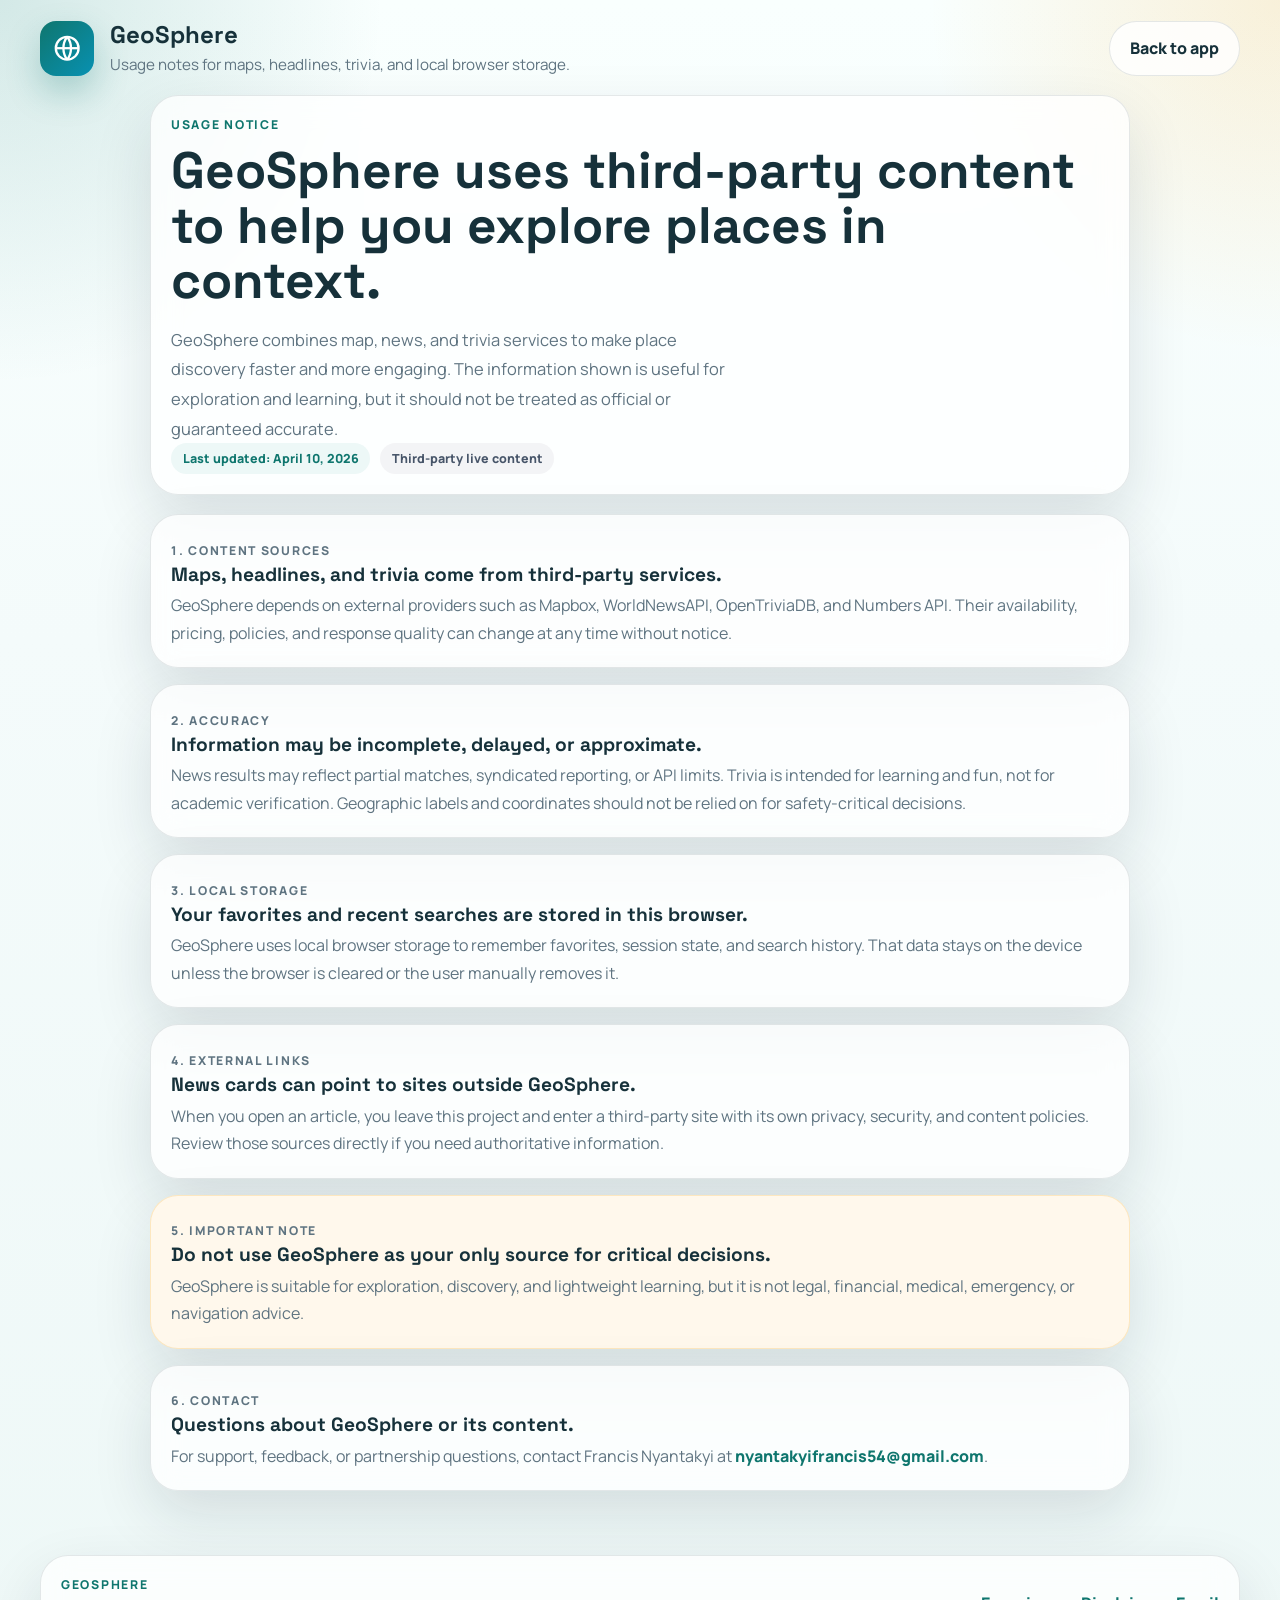
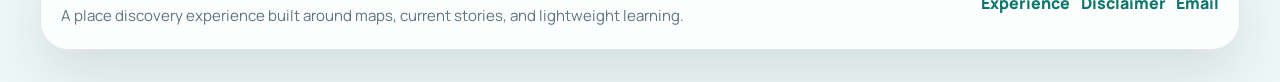
<file: disclaimer.html>
<!DOCTYPE html>
<html lang="en">

<head>
    <meta charset="UTF-8">
    <meta name="viewport" content="width=device-width, initial-scale=1.0">
    <meta name="description" content="GeoSphere disclaimer and usage notes for third-party content, API data, and local browser storage.">
    <title>GeoSphere | Disclaimer</title>
    <link rel="icon" href="logo.png" type="image/png">

    <link rel="preconnect" href="https://fonts.googleapis.com">
    <link rel="preconnect" href="https://fonts.gstatic.com" crossorigin>
    <link
        href="https://fonts.googleapis.com/css2?family=Manrope:wght@400;500;600;700;800&family=Space+Grotesk:wght@500;700&display=swap"
        rel="stylesheet">

    <link rel="stylesheet" href="main.css">
</head>

<body class="site-body">
    <div class="page-shell">
        <header class="site-header">
            <div class="brand">
                <div class="brand-mark" aria-hidden="true">
                    <svg viewBox="0 0 24 24" fill="none">
                        <circle cx="12" cy="12" r="9"></circle>
                        <path d="M3 12h18"></path>
                        <path d="M12 3a15 15 0 0 1 0 18"></path>
                        <path d="M12 3a15 15 0 0 0 0 18"></path>
                    </svg>
                </div>
                <div>
                    <a href="index.html" class="brand-name">GeoSphere</a>
                    <p class="brand-tagline">Usage notes for maps, headlines, trivia, and local browser storage.</p>
                </div>
            </div>

            <a href="index.html" class="button button-secondary">Back to app</a>
        </header>

        <main class="legal-page">
            <section class="panel legal-hero">
                <p class="eyebrow">Usage Notice</p>
                <h1>GeoSphere uses third-party content to help you explore places in context.</h1>
                <p class="hero-text">
                    GeoSphere combines map, news, and trivia services to make place discovery faster and more engaging.
                    The information shown is useful for exploration and learning, but it should not be treated as official or
                    guaranteed accurate.
                </p>
                <div class="legal-meta">
                    <span class="pill">Last updated: April 10, 2026</span>
                    <span class="pill pill-muted">Third-party live content</span>
                </div>
            </section>

            <section class="legal-layout">
                <article class="panel legal-card">
                    <p class="eyebrow">1. Content Sources</p>
                    <h2>Maps, headlines, and trivia come from third-party services.</h2>
                    <p>
                        GeoSphere depends on external providers such as Mapbox, WorldNewsAPI, OpenTriviaDB, and Numbers API.
                        Their availability, pricing, policies, and response quality can change at any time without notice.
                    </p>
                </article>

                <article class="panel legal-card">
                    <p class="eyebrow">2. Accuracy</p>
                    <h2>Information may be incomplete, delayed, or approximate.</h2>
                    <p>
                        News results may reflect partial matches, syndicated reporting, or API limits. Trivia is intended for
                        learning and fun, not for academic verification. Geographic labels and coordinates should not be relied
                        on for safety-critical decisions.
                    </p>
                </article>

                <article class="panel legal-card">
                    <p class="eyebrow">3. Local Storage</p>
                    <h2>Your favorites and recent searches are stored in this browser.</h2>
                    <p>
                        GeoSphere uses local browser storage to remember favorites, session state, and search history. That data
                        stays on the device unless the browser is cleared or the user manually removes it.
                    </p>
                </article>

                <article class="panel legal-card">
                    <p class="eyebrow">4. External Links</p>
                    <h2>News cards can point to sites outside GeoSphere.</h2>
                    <p>
                        When you open an article, you leave this project and enter a third-party site with its own privacy,
                        security, and content policies. Review those sources directly if you need authoritative information.
                    </p>
                </article>

                <article class="panel legal-card legal-alert">
                    <p class="eyebrow">5. Important Note</p>
                    <h2>Do not use GeoSphere as your only source for critical decisions.</h2>
                    <p>
                        GeoSphere is suitable for exploration, discovery, and lightweight learning, but it is not legal,
                        financial, medical, emergency, or navigation advice.
                    </p>
                </article>

                <article class="panel legal-card">
                    <p class="eyebrow">6. Contact</p>
                    <h2>Questions about GeoSphere or its content.</h2>
                    <p>
                        For support, feedback, or partnership questions, contact Francis Nyantakyi at
                        <a href="mailto:nyantakyifrancis54@gmail.com" class="back-link">nyantakyifrancis54@gmail.com</a>.
                    </p>
                </article>
            </section>
        </main>

        <footer class="site-footer">
            <div class="panel footer-panel">
                <div>
                    <p class="eyebrow">GeoSphere</p>
                    <p class="small-copy">
                        A place discovery experience built around maps, current stories, and lightweight learning.
                    </p>
                </div>
                <div class="footer-links">
                    <a href="index.html">Experience</a>
                    <a href="disclaimer.html">Disclaimer</a>
                    <a href="mailto:nyantakyifrancis54@gmail.com">Email</a>
                </div>
            </div>
        </footer>
    </div>
</body>

</html>
</file>
<file: main.css>
:root {
    --bg: #f4fbfb;
    --bg-deep: #dff4f1;
    --surface: rgba(255, 255, 255, 0.76);
    --surface-strong: #ffffff;
    --surface-muted: #f3f7f7;
    --text: #16313a;
    --muted: #5f7481;
    --border: rgba(22, 49, 58, 0.11);
    --primary: #0f766e;
    --primary-deep: #115e59;
    --accent: #f59e0b;
    --accent-deep: #d97706;
    --danger: #b91c1c;
    --danger-soft: #fff1f2;
    --shadow: 0 24px 60px rgba(15, 34, 46, 0.12);
    --radius-xl: 28px;
    --radius-lg: 22px;
    --radius-md: 18px;
}

*,
*::before,
*::after {
    box-sizing: border-box;
}

html {
    scroll-behavior: smooth;
}

body.site-body {
    margin: 0;
    min-height: 100vh;
    font-family: 'Manrope', sans-serif;
    color: var(--text);
    background:
        radial-gradient(circle at top left, rgba(15, 118, 110, 0.16), transparent 24rem),
        radial-gradient(circle at top right, rgba(245, 158, 11, 0.15), transparent 22rem),
        linear-gradient(180deg, #f9fffe 0%, var(--bg) 38%, #eef8f7 100%);
}

img {
    display: block;
    max-width: 100%;
}

button,
input {
    font: inherit;
}

a {
    color: inherit;
}

.hidden {
    display: none !important;
}

.sr-only {
    position: absolute;
    width: 1px;
    height: 1px;
    padding: 0;
    margin: -1px;
    overflow: hidden;
    clip: rect(0, 0, 0, 0);
    white-space: nowrap;
    border: 0;
}

.page-shell {
    min-height: 100vh;
}

.site-header,
.page-content,
.site-footer {
    width: min(1200px, calc(100% - 2rem));
    margin: 0 auto;
}

.site-header {
    display: flex;
    align-items: center;
    justify-content: space-between;
    gap: 1.5rem;
    padding-top: 1.2rem;
}

.brand {
    display: flex;
    align-items: center;
    gap: 0.95rem;
}

.brand-mark {
    width: 3.4rem;
    height: 3.4rem;
    display: grid;
    place-items: center;
    border-radius: 1rem;
    color: #ffffff;
    background: linear-gradient(135deg, var(--primary), #0891b2);
    box-shadow: 0 16px 34px rgba(15, 118, 110, 0.28);
}

.brand-mark svg {
    width: 1.9rem;
    height: 1.9rem;
    stroke: currentColor;
    stroke-width: 1.8;
}

.brand-name {
    display: inline-block;
    text-decoration: none;
    font-family: 'Space Grotesk', sans-serif;
    font-size: 1.5rem;
    font-weight: 700;
}

.brand-tagline {
    margin: 0.2rem 0 0;
    color: var(--muted);
    font-size: 0.95rem;
    line-height: 1.6;
}

.header-links {
    display: flex;
    align-items: center;
    flex-wrap: wrap;
    gap: 0.75rem;
}

.header-links a {
    display: inline-flex;
    align-items: center;
    justify-content: center;
    padding: 0.62rem 0.92rem;
    border: 1px solid var(--border);
    border-radius: 999px;
    background: rgba(255, 255, 255, 0.74);
    color: var(--text);
    font-weight: 700;
    text-decoration: none;
}

.header-links a:hover {
    border-color: rgba(15, 118, 110, 0.25);
    color: var(--primary);
}

.button {
    display: inline-flex;
    align-items: center;
    justify-content: center;
    gap: 0.5rem;
    padding: 0.95rem 1.25rem;
    border: 1px solid transparent;
    border-radius: 999px;
    font-weight: 800;
    text-decoration: none;
    cursor: pointer;
    transition:
        transform 0.2s ease,
        box-shadow 0.2s ease,
        border-color 0.2s ease,
        background-color 0.2s ease;
}

.button:hover {
    transform: translateY(-1px);
}

.button:disabled {
    opacity: 0.58;
    cursor: not-allowed;
    transform: none;
    box-shadow: none;
}

.button-primary {
    color: #ffffff;
    background: linear-gradient(135deg, var(--primary), #0b8b83);
    box-shadow: 0 14px 28px rgba(15, 118, 110, 0.24);
}

.button-primary.is-saved {
    background: linear-gradient(135deg, var(--accent), var(--accent-deep));
    box-shadow: 0 14px 28px rgba(217, 119, 6, 0.24);
}

.button-secondary {
    color: var(--text);
    background: rgba(255, 255, 255, 0.82);
    border-color: var(--border);
}

.button-accent {
    color: #ffffff;
    background: linear-gradient(135deg, var(--accent), var(--accent-deep));
    box-shadow: 0 14px 28px rgba(217, 119, 6, 0.22);
}

.button-small {
    padding: 0.82rem 1rem;
    font-size: 0.94rem;
}

.page-content {
    padding: 1.1rem 0 4rem;
}

.panel {
    border: 1px solid var(--border);
    border-radius: var(--radius-xl);
    background: var(--surface);
    backdrop-filter: blur(14px);
    box-shadow: var(--shadow);
}

.hero {
    display: grid;
    grid-template-columns: minmax(0, 1.2fr) minmax(18rem, 0.92fr);
    gap: 1.5rem;
    padding: clamp(1.5rem, 2vw, 2.25rem);
}

.hero-main {
    display: flex;
    flex-direction: column;
    justify-content: center;
}

.hero-search {
    display: grid;
    gap: 0.75rem;
    margin-top: 1.6rem;
}

.search-label {
    font-weight: 800;
}

.search-row {
    display: flex;
    align-items: center;
    gap: 0.8rem;
}

.search-row input {
    flex: 1;
    min-width: 0;
    padding: 0.95rem 1.1rem;
    border: 1px solid var(--border);
    border-radius: 999px;
    background: rgba(255, 255, 255, 0.9);
    color: var(--text);
    box-shadow: inset 0 1px 0 rgba(255, 255, 255, 0.72);
}

.search-row input:focus {
    outline: 2px solid rgba(15, 118, 110, 0.2);
    border-color: rgba(15, 118, 110, 0.4);
}

.search-row input:disabled {
    color: var(--muted);
    background: rgba(243, 247, 247, 0.92);
    cursor: not-allowed;
}

.search-help {
    margin: 0;
    color: var(--muted);
    font-size: 0.94rem;
    line-height: 1.6;
}

.hero-state {
    display: grid;
    align-content: start;
    gap: 1rem;
    padding: 1.35rem;
    border: 1px solid rgba(15, 118, 110, 0.1);
    border-radius: var(--radius-lg);
    background: rgba(255, 255, 255, 0.9);
}

.eyebrow {
    margin: 0 0 0.6rem;
    color: var(--primary);
    text-transform: uppercase;
    letter-spacing: 0.14em;
    font-size: 0.76rem;
    font-weight: 800;
}

.hero h1,
.section-heading h2,
.section-heading h3,
.insight-card h3,
.legal-card h2,
.legal-hero h1 {
    margin: 0;
    font-family: 'Space Grotesk', sans-serif;
}

.hero h1 {
    max-width: 12ch;
    font-size: clamp(2.25rem, 4vw, 4rem);
    line-height: 1.03;
}

.hero-state h2 {
    margin: 0;
    font-family: 'Space Grotesk', sans-serif;
    font-size: clamp(1.55rem, 3vw, 2.25rem);
    line-height: 1.08;
}

.hero-text {
    max-width: 58ch;
    margin: 1rem 0 0;
    color: var(--muted);
    font-size: 1.03rem;
    line-height: 1.8;
}

.hero-actions {
    display: flex;
    flex-wrap: wrap;
    gap: 0.85rem;
}

.state-pills {
    display: flex;
    flex-wrap: wrap;
    gap: 0.65rem;
}

.current-place-meta,
.current-place-status {
    margin: 0;
    color: var(--muted);
    line-height: 1.7;
}

.current-place-status {
    padding-top: 0.2rem;
}

.hero-meta {
    display: grid;
    gap: 0.9rem;
}

.stat-card {
    min-height: 8.5rem;
    padding: 1.15rem;
    border: 1px solid rgba(15, 118, 110, 0.1);
    border-radius: 1.5rem;
    background: rgba(255, 255, 255, 0.86);
}

.stat-value {
    margin: 0;
    color: var(--primary);
    font-family: 'Space Grotesk', sans-serif;
    font-size: 1.8rem;
    font-weight: 700;
}

.stat-label {
    margin: 0.4rem 0 0;
    font-weight: 800;
}

.stat-detail {
    margin: 0.35rem 0 0;
    color: var(--muted);
    line-height: 1.65;
    font-size: 0.94rem;
}

.status-banner {
    margin-top: 1rem;
    padding: 1rem 1.15rem;
    border: 1px solid;
    border-radius: var(--radius-md);
    background: #eefbf9;
    color: var(--primary-deep);
}

.status-banner p {
    margin: 0;
    line-height: 1.6;
}

.status-banner[data-variant="success"] {
    background: #ecfdf5;
    border-color: #a7f3d0;
    color: #166534;
}

.status-banner[data-variant="error"] {
    background: #fff1f2;
    border-color: #fecdd3;
    color: var(--danger);
}

.status-banner[data-variant="info"] {
    background: #eefbf9;
    border-color: #bde7e2;
    color: var(--primary-deep);
}

.workspace-grid {
    display: grid;
    grid-template-columns: minmax(0, 1.65fr) minmax(19rem, 0.95fr);
    gap: 1.25rem;
    margin-top: 1.25rem;
}

.map-panel,
.side-panel,
.content-panel,
.insight-card,
.legal-card,
.legal-hero,
.footer-panel {
    padding: 1.25rem;
}

.section-heading {
    display: flex;
    align-items: flex-start;
    justify-content: space-between;
    gap: 1rem;
    margin-bottom: 1rem;
}

.section-heading.compact {
    margin-bottom: 0.9rem;
}

.section-heading h2 {
    font-size: 1.6rem;
}

.section-heading h3 {
    font-size: 1.25rem;
}

.section-heading p,
.panel-note,
.insight-card p,
.legal-card p,
.legal-card li,
.small-copy {
    margin: 0.35rem 0 0;
    color: var(--muted);
    line-height: 1.72;
}

.panel-note {
    max-width: 17rem;
    font-size: 0.94rem;
}

.map-legend,
.trivia-actions,
.footer-links,
.legal-meta {
    display: flex;
    flex-wrap: wrap;
    gap: 0.65rem;
}

.legend-pill,
.pill {
    display: inline-flex;
    align-items: center;
    justify-content: center;
    gap: 0.4rem;
    padding: 0.42rem 0.72rem;
    border-radius: 999px;
    font-size: 0.78rem;
    font-weight: 800;
}

.legend-pill,
.pill {
    color: var(--primary);
    background: #edf8f7;
}

.pill-muted {
    color: #475569;
    background: #f3f4f6;
}

.map-frame {
    min-height: 30rem;
    overflow: hidden;
    border: 1px solid rgba(15, 118, 110, 0.12);
    border-radius: var(--radius-lg);
    background: linear-gradient(135deg, #dff4f1, #eff8ff);
}

.map-shell {
    position: relative;
}

.map-fallback {
    position: absolute;
    inset: 0;
    z-index: 2;
    display: grid;
    place-items: center;
    padding: 1.4rem;
    border: 1px solid rgba(185, 28, 28, 0.14);
    border-radius: var(--radius-lg);
    background: rgba(255, 255, 255, 0.92);
}

.map-fallback-card {
    max-width: 28rem;
    text-align: left;
}

.map-fallback-card h3 {
    margin: 0;
    font-family: 'Space Grotesk', sans-serif;
    font-size: 1.25rem;
}

.map-fallback-card p {
    margin: 0.55rem 0 0;
    color: var(--muted);
    line-height: 1.7;
}

.map-fallback-card .button {
    margin-top: 1rem;
}

.map-frame.is-unavailable {
    opacity: 0.2;
}

.sidebar {
    display: grid;
    gap: 1.25rem;
}

.favorites-list,
.history-list {
    display: grid;
    gap: 0.85rem;
}

.favorite-card,
.history-chip {
    border: 1px solid var(--border);
    border-radius: 1.2rem;
    background: var(--surface-strong);
    box-shadow: 0 12px 26px rgba(15, 23, 42, 0.06);
}

.favorite-card-head {
    display: flex;
    align-items: stretch;
    gap: 0.8rem;
    padding: 0.85rem;
}

.favorite-select-btn,
.history-chip {
    width: 100%;
    border: none;
    padding: 0.95rem 1rem;
    text-align: left;
    cursor: pointer;
    background: var(--surface-strong);
    transition:
        transform 0.2s ease,
        border-color 0.2s ease,
        box-shadow 0.2s ease;
}

.favorite-select-btn {
    flex: 1;
    border-radius: 1rem;
}

.favorite-select-btn:hover,
.history-chip:hover,
.favorite-card:hover {
    transform: translateY(-1px);
}

.favorite-city,
.history-city {
    display: block;
    color: var(--text);
    font-weight: 800;
}

.favorite-region,
.favorite-time,
.history-meta,
.article-date,
.trivia-source {
    display: block;
    margin-top: 0.28rem;
    color: var(--muted);
    font-size: 0.92rem;
}

.favorite-remove-btn {
    flex-shrink: 0;
    width: 2.5rem;
    height: 2.5rem;
    border: 1px solid rgba(185, 28, 28, 0.16);
    border-radius: 999px;
    background: var(--danger-soft);
    color: var(--danger);
    font-weight: 800;
    cursor: pointer;
}

.empty-state,
.content-placeholder {
    padding: 1.15rem;
    border: 1px dashed rgba(15, 118, 110, 0.22);
    border-radius: 1.25rem;
    background: rgba(255, 255, 255, 0.74);
    color: var(--muted);
    line-height: 1.75;
}

.content-placeholder strong,
.empty-state strong {
    display: block;
    color: var(--text);
    margin-bottom: 0.35rem;
}

.content-error {
    border-color: rgba(185, 28, 28, 0.2);
    background: #fff7f7;
}

.tabs {
    display: flex;
    gap: 0.75rem;
    margin-top: 0.2rem;
    padding-bottom: 1rem;
    border-bottom: 1px solid var(--border);
}

.tab-btn {
    padding: 0.78rem 1rem;
    border: none;
    border-radius: 999px;
    color: var(--muted);
    background: transparent;
    font-weight: 800;
    cursor: pointer;
}

.tab-btn.active-tab {
    color: #ffffff;
    background: var(--primary);
    box-shadow: 0 12px 24px rgba(15, 118, 110, 0.18);
}

.content-section {
    padding-top: 1.2rem;
}

.news-grid,
.project-grid,
.legal-layout {
    display: grid;
    gap: 1rem;
}

.news-grid {
    grid-template-columns: repeat(2, minmax(0, 1fr));
}

.project-grid {
    grid-template-columns: repeat(3, minmax(0, 1fr));
    margin-top: 1.25rem;
}

.legal-layout {
    margin-top: 1.2rem;
}

.news-card,
.trivia-card {
    border: 1px solid var(--border);
    border-radius: var(--radius-lg);
    background: var(--surface-strong);
    box-shadow: 0 16px 32px rgba(15, 23, 42, 0.07);
    overflow: hidden;
}

.news-card-body,
.trivia-card {
    display: flex;
    flex-direction: column;
}

.news-card-media {
    aspect-ratio: 16 / 10;
    overflow: hidden;
    background: linear-gradient(135deg, #d8f3ef, #e0f2fe);
}

.news-card-media img {
    width: 100%;
    height: 100%;
    object-fit: cover;
}

.news-card-media-placeholder {
    display: grid;
    place-items: center;
    color: var(--muted);
    font-weight: 700;
}

.news-card-body {
    gap: 0.75rem;
    padding: 1.05rem;
    min-height: 14rem;
}

.news-card h3 {
    margin: 0;
    font-size: 1.1rem;
    line-height: 1.5;
}

.news-card p {
    margin: 0;
    color: var(--muted);
    line-height: 1.72;
}

.news-card-meta,
.trivia-badges {
    display: flex;
    flex-wrap: wrap;
    gap: 0.5rem;
}

.news-card-footer {
    display: flex;
    align-items: center;
    justify-content: space-between;
    gap: 0.8rem;
    margin-top: auto;
}

.link-arrow,
.footer-links a,
.back-link {
    color: var(--primary);
    font-weight: 800;
    text-decoration: none;
}

.link-arrow:hover,
.footer-links a:hover,
.back-link:hover {
    text-decoration: underline;
}

.link-muted {
    color: var(--muted);
    font-weight: 700;
}

.trivia-shell {
    min-height: 15rem;
}

.trivia-card {
    padding: 1.2rem;
}

.trivia-question {
    margin: 0;
    font-size: 1.2rem;
    line-height: 1.65;
    font-weight: 800;
}

.trivia-copy {
    margin: 0.9rem 0 0;
    color: var(--muted);
    line-height: 1.8;
}

.trivia-answers {
    display: grid;
    gap: 0.75rem;
    margin-top: 1rem;
}

.answer-btn {
    display: flex;
    align-items: center;
    gap: 0.75rem;
    width: 100%;
    padding: 0.9rem 1rem;
    border: 1px solid #d9e3e5;
    border-radius: 1rem;
    background: #fbfefe;
    text-align: left;
    cursor: pointer;
    transition: transform 0.2s ease, border-color 0.2s ease, background-color 0.2s ease;
}

.answer-btn:hover:not(:disabled) {
    transform: translateY(-1px);
    border-color: rgba(15, 118, 110, 0.35);
}

.answer-btn:disabled {
    cursor: default;
}

.answer-label {
    display: inline-flex;
    align-items: center;
    justify-content: center;
    width: 1.8rem;
    height: 1.8rem;
    border-radius: 999px;
    background: #edf8f7;
    color: var(--primary);
    font-size: 0.84rem;
    font-weight: 800;
}

.answer-btn.correct {
    color: #166534;
    background: #ecfdf5;
    border-color: #86efac;
}

.answer-btn.incorrect {
    color: var(--danger);
    background: #fff1f2;
    border-color: #fda4af;
}

.trivia-result {
    margin-top: 1rem;
    padding: 0.95rem 1rem;
    border-radius: 1rem;
}

.trivia-result strong {
    display: block;
}

.trivia-result p {
    margin: 0.35rem 0 0;
    line-height: 1.7;
}

.trivia-result.correct {
    color: #166534;
    background: #ecfdf5;
    border: 1px solid #a7f3d0;
}

.trivia-result.incorrect {
    color: var(--danger);
    background: #fff1f2;
    border: 1px solid #fecdd3;
}

.insight-card h3,
.legal-card h2 {
    font-size: 1.2rem;
}

.site-footer {
    padding-bottom: 2rem;
}

.footer-panel {
    display: flex;
    align-items: center;
    justify-content: space-between;
    gap: 1.5rem;
}

.footer-links {
    justify-content: flex-end;
}

.small-copy {
    max-width: 42rem;
    font-size: 0.94rem;
}

.loading-card,
.loading-block,
.loading-line {
    position: relative;
    overflow: hidden;
}

.loading-card::after,
.loading-block::after,
.loading-line::after {
    content: '';
    position: absolute;
    inset: 0;
    transform: translateX(-100%);
    background: linear-gradient(90deg, transparent, rgba(255, 255, 255, 0.6), transparent);
    animation: shimmer 1.5s infinite;
}

.loading-block,
.loading-line {
    border-radius: 999px;
    background: #e9f1f2;
}

.loading-media {
    min-height: 14rem;
    border-radius: 0;
}

.loading-line {
    height: 0.8rem;
}

.loading-line.short {
    width: 55%;
}

.loading-line.tiny {
    width: 35%;
}

.loading-stack {
    display: grid;
    gap: 0.75rem;
    margin-top: 1rem;
}

.legal-page {
    width: min(980px, calc(100% - 2rem));
    margin: 0 auto;
    padding: 1.1rem 0 4rem;
}

.legal-hero h1 {
    font-size: clamp(2rem, 4vw, 3.2rem);
    line-height: 1.08;
}

.legal-alert {
    border-color: rgba(245, 158, 11, 0.2);
    background: #fff8ec;
}

.legal-card ul {
    margin: 0.8rem 0 0 1.2rem;
    padding: 0;
}

.back-link {
    display: inline-flex;
    align-items: center;
    gap: 0.45rem;
}

.mapboxgl-ctrl-group {
    border-radius: 0.9rem !important;
    overflow: hidden;
    box-shadow: 0 10px 24px rgba(15, 23, 42, 0.12) !important;
}

@keyframes shimmer {
    100% {
        transform: translateX(100%);
    }
}

@media (max-width: 1024px) {
    .hero,
    .workspace-grid,
    .project-grid {
        grid-template-columns: 1fr;
    }

    .hero h1 {
        max-width: 14ch;
    }

    .map-frame {
        min-height: 25rem;
    }

    .news-grid {
        grid-template-columns: 1fr;
    }
}

@media (max-width: 720px) {
    .site-header,
    .footer-panel,
    .section-heading {
        flex-direction: column;
        align-items: flex-start;
    }

    .header-links,
    .trivia-actions,
    .footer-links {
        width: 100%;
    }

    .header-links a,
    .search-row,
    .search-row input,
    .button {
        width: 100%;
    }

    .search-row {
        flex-direction: column;
    }

    .tabs {
        width: 100%;
        overflow-x: auto;
    }

    .tab-btn {
        white-space: nowrap;
    }

    .favorite-card-head {
        flex-direction: column;
    }

    .favorite-remove-btn {
        width: 100%;
        height: auto;
        padding: 0.8rem 1rem;
    }

    .news-card-footer {
        flex-direction: column;
        align-items: flex-start;
    }

    .footer-links {
        justify-content: flex-start;
    }

    .map-frame {
        min-height: 22rem;
    }
}
</file>
